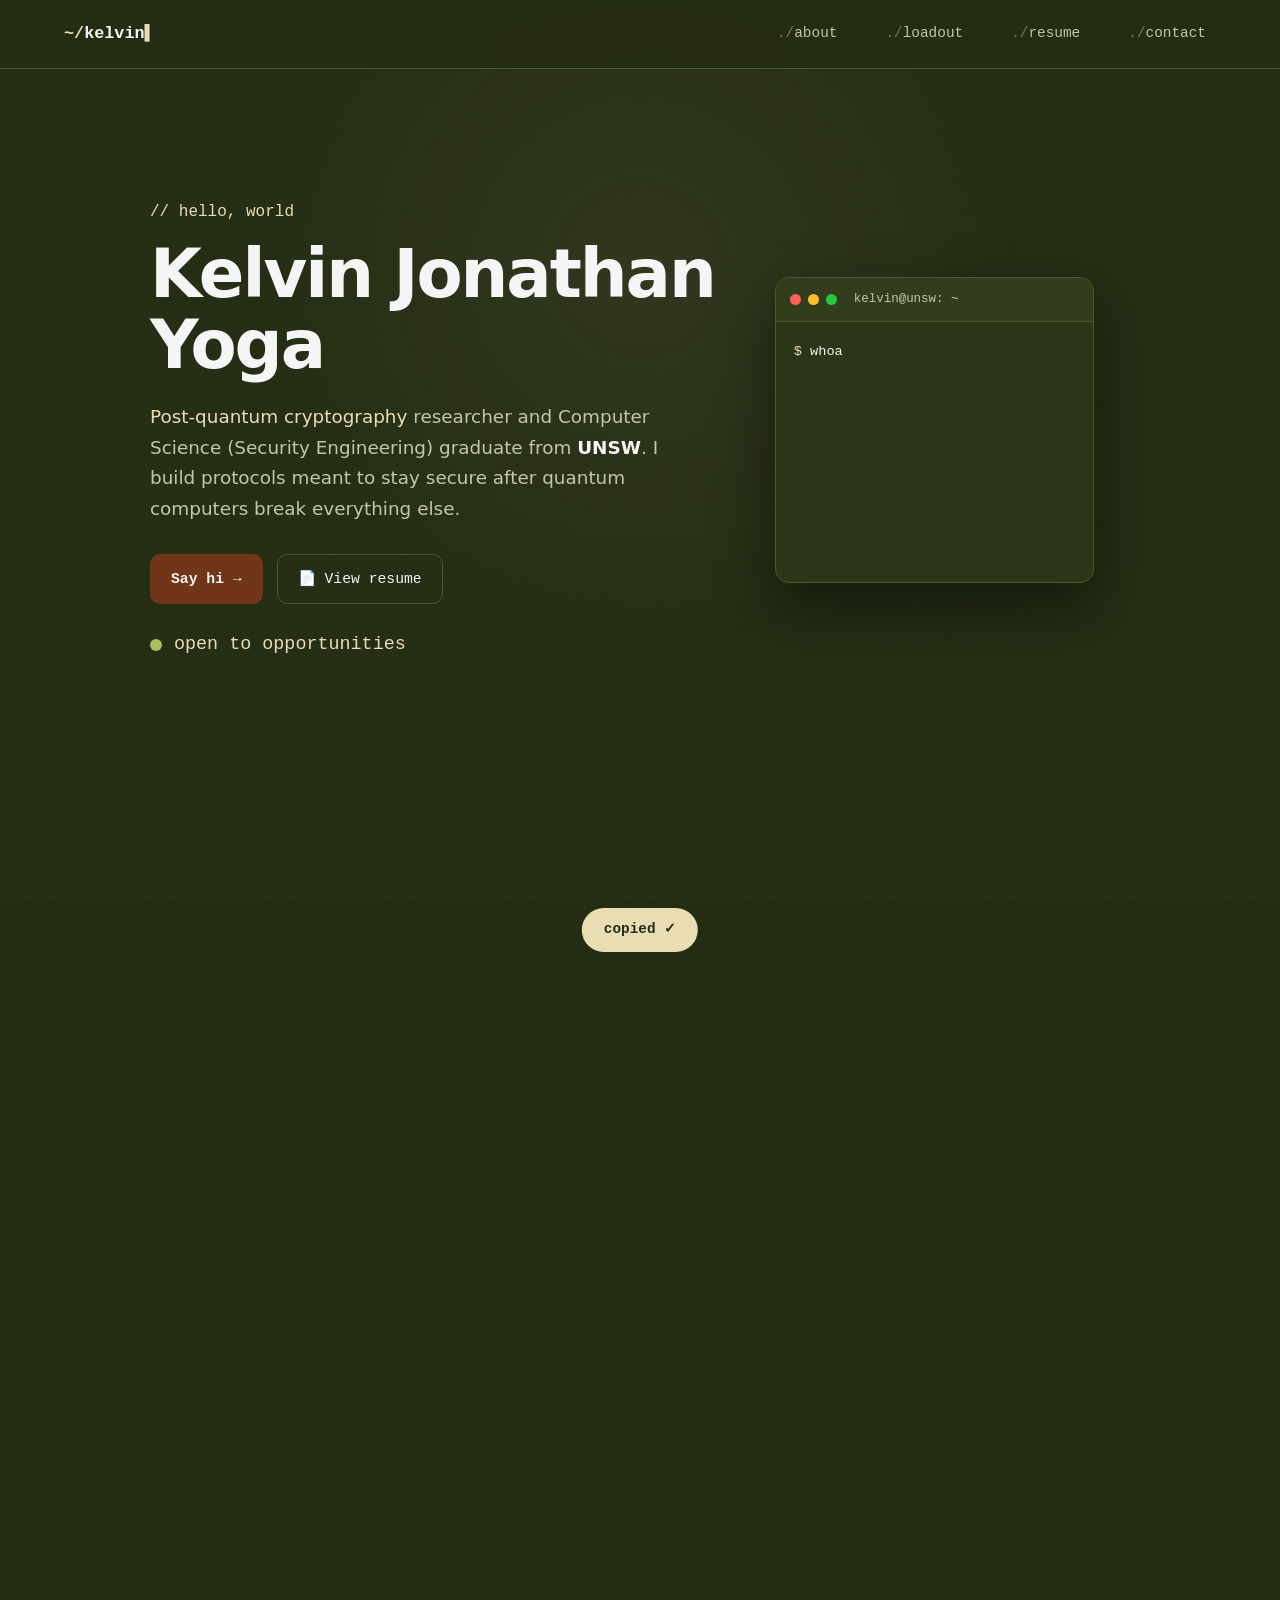
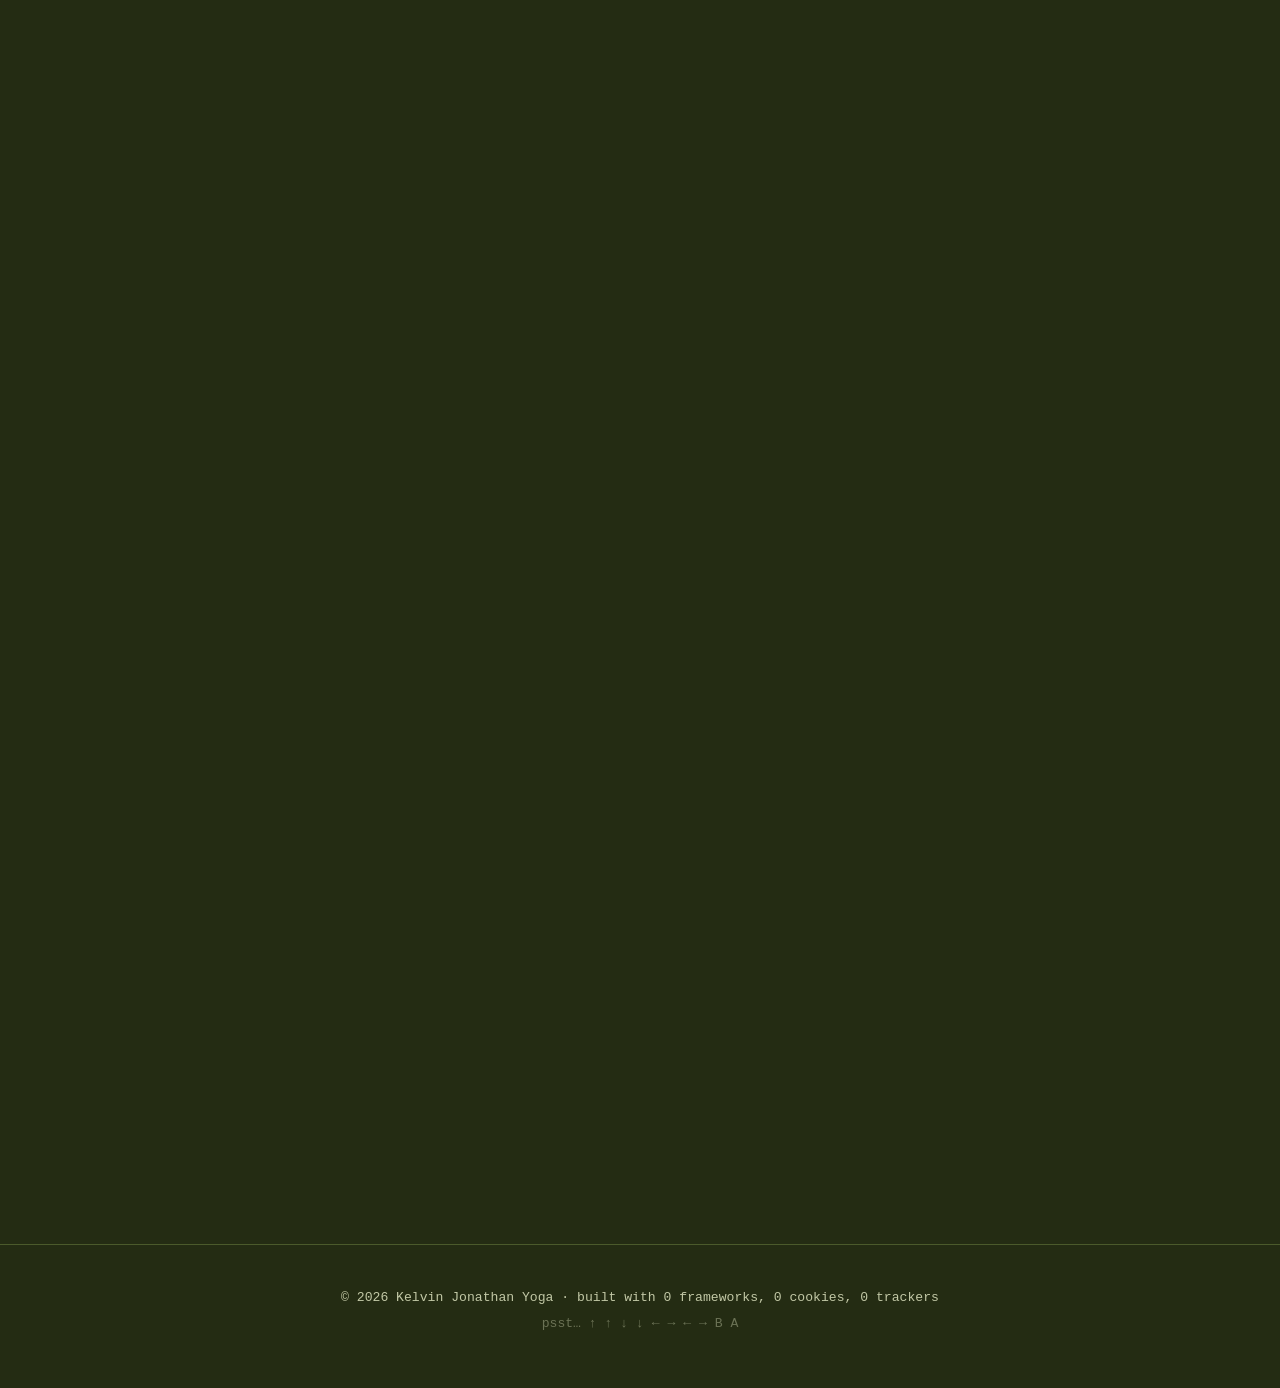
<file: index.html>
<!DOCTYPE html>
<html lang="en">
<head>
    <meta charset="UTF-8">
    <meta name="viewport" content="width=device-width, initial-scale=1.0">
    <meta name="description" content="Kelvin Jonathan Yoga — post-quantum cryptography researcher and Computer Science (Security Engineering) graduate from UNSW.">
    <meta name="theme-color" content="#242c13">
    <!-- GitHub Pages can't set response headers, so security policy goes in meta tags.
         The only inline <script> is a JSON-LD data block, which browsers never
         execute as JS and CSP never gates — so script-src can stay 'self'. -->
    <meta http-equiv="Content-Security-Policy" content="default-src 'none'; script-src 'self'; style-src 'self' https://fonts.googleapis.com; font-src https://fonts.gstatic.com; img-src 'self' data:; object-src 'self'; connect-src 'self'; base-uri 'none'; form-action 'none'">
    <meta name="referrer" content="strict-origin-when-cross-origin">
    <title>Kelvin Jonathan Yoga</title>
    <link rel="canonical" href="https://yellowducky123.github.io/profileWeb.github.io/">

    <!-- Open Graph / social share card -->
    <meta property="og:type" content="website">
    <meta property="og:site_name" content="Kelvin Jonathan Yoga">
    <meta property="og:url" content="https://yellowducky123.github.io/profileWeb.github.io/">
    <meta property="og:title" content="Kelvin Jonathan Yoga — post-quantum cryptography researcher">
    <meta property="og:description" content="Post-quantum cryptography researcher and Computer Science (Security Engineering) graduate from UNSW. I build protocols meant to stay secure after quantum computers break everything else.">
    <meta property="og:image" content="https://yellowducky123.github.io/profileWeb.github.io/og-image.png">
    <meta property="og:image:width" content="1200">
    <meta property="og:image:height" content="630">
    <meta property="og:image:alt" content="Kelvin Jonathan Yoga — post-quantum cryptography researcher, UNSW Sydney">
    <meta name="twitter:card" content="summary_large_image">
    <meta name="twitter:title" content="Kelvin Jonathan Yoga — post-quantum cryptography researcher">
    <meta name="twitter:description" content="Post-quantum cryptography researcher and Computer Science (Security Engineering) graduate from UNSW.">
    <meta name="twitter:image" content="https://yellowducky123.github.io/profileWeb.github.io/og-image.png">

    <!-- Structured data so search engines understand who this is (non-executable data block; not gated by CSP). -->
    <script type="application/ld+json">
    {
      "@context": "https://schema.org",
      "@type": "Person",
      "name": "Kelvin Jonathan Yoga",
      "url": "https://yellowducky123.github.io/profileWeb.github.io/",
      "image": "https://yellowducky123.github.io/profileWeb.github.io/og-image.png",
      "jobTitle": "Post-quantum cryptography researcher",
      "description": "Computer Science (Security Engineering) graduate and post-quantum cryptography researcher at UNSW Sydney.",
      "email": "mailto:kelvinjyoga@gmail.com",
      "affiliation": {
        "@type": "CollegeOrUniversity",
        "name": "UNSW Sydney"
      },
      "alumniOf": {
        "@type": "CollegeOrUniversity",
        "name": "UNSW Sydney"
      },
      "knowsAbout": [
        "Post-quantum cryptography",
        "Zero-knowledge proofs",
        "Security engineering",
        "Public-key infrastructure",
        "Fuzzing"
      ],
      "sameAs": [
        "https://www.linkedin.com/in/kelvinjonathany",
        "https://github.com/YellowDucky123"
      ]
    }
    </script>
    <link rel="icon" href="data:image/svg+xml,<svg xmlns='http://www.w3.org/2000/svg' viewBox='0 0 100 100'><text y='.9em' font-size='90'>👾</text></svg>">
    <link rel="preconnect" href="https://fonts.googleapis.com">
    <link rel="preconnect" href="https://fonts.gstatic.com" crossorigin>
    <link href="https://fonts.googleapis.com/css2?family=Space+Grotesk:wght@400;500;700&family=JetBrains+Mono:ital,wght@0,400;0,700;1,400&display=swap" rel="stylesheet">
    <link rel="stylesheet" href="style.css">
</head>
<body>
    <div class="spotlight" aria-hidden="true"></div>
    <div class="noise" aria-hidden="true"></div>

    <header class="nav">
        <a class="nav-brand" href="#top">
            <span class="nav-prompt">~/</span>kelvin<span class="cursor-blink">▌</span>
        </a>
        <nav class="nav-links">
            <a href="#about">about</a>
            <a href="#skills">loadout</a>
            <a href="#resume" class="resume-link" hidden>resume</a>
            <a href="#contact">contact</a>
        </nav>
    </header>

    <main id="top">

        <!-- ============ HERO ============ -->
        <section class="hero">
            <div class="hero-text reveal">
                <p class="hero-hello mono">// hello, world</p>
                <h1 class="hero-name" data-text="Kelvin Jonathan Yoga">Kelvin&nbsp;Jonathan Yoga</h1>
                <p class="hero-tagline">
                    <span class="accent">Post-quantum cryptography</span> researcher and
                    Computer Science (Security Engineering) graduate from <strong>UNSW</strong>.
                    I build protocols meant to stay secure after quantum computers
                    break everything else.
                </p>
                <div class="hero-actions">
                    <a class="btn btn-primary" href="#contact">Say hi →</a>
                    <a class="btn btn-ghost resume-link" href="#resume" hidden>📄 View resume</a>
                </div>
                <p class="hero-status mono">
                    <span class="status-dot" aria-hidden="true"></span> open to opportunities
                </p>
            </div>

            <div class="terminal reveal" role="img" aria-label="Decorative terminal animation">
                <div class="terminal-bar">
                    <span class="tdot tdot-r"></span>
                    <span class="tdot tdot-y"></span>
                    <span class="tdot tdot-g"></span>
                    <span class="terminal-title mono">kelvin@unsw: ~</span>
                </div>
                <pre class="terminal-body mono" id="terminal-output" aria-hidden="true"></pre>
            </div>
        </section>

        <!-- ============ ABOUT ============ -->
        <section class="section" id="about">
            <h2 class="section-title mono reveal"><span class="section-no">01</span> about</h2>
            <div class="about-grid">
                <div class="reveal">
                    <p class="about-lead">
                        I'm a Computer Science (Security Engineering) graduate from UNSW Sydney,
                        researching credential revocation for privacy-preserving credential
                        systems.
                    </p>
                    <p>
                        My work lives where theory meets implementation: designing a
                        revocation-friendly authenticated data structure for use inside
                        zero-knowledge proofs, writing its formal security definitions and proofs,
                        then building the Rust prototype and benchmarking it. I was also an
                        Applied Cryptographer at Clave Systems (Jul–Nov 2026), helping design a
                        secure authentication and data verification system with zero-trust
                        assumptions in Rust, and I built Python backends and CI/CD pipelines as a
                        Security &amp; Backend Engineer at Solar Central.
                    </p>
                    <p>
                        Off the clock I'm usually deep in a side quest — a Reed-Solomon codec
                        in C++, a proxy server in C, a fuzzing engine in Python — or poking at
                        a CTF. Most recently: 1st place at USyd's AI × Creativity hackathon.
                    </p>
                </div>
                <ul class="facts mono reveal">
                    <li><span class="facts-key">location</span>Sydney, AU</li>
                    <li><span class="facts-key">degree</span>BSc CompSci @ UNSW</li>
                    <li><span class="facts-key">major</span>Security Engineering</li>
                    <li><span class="facts-key">focus</span>post-quantum crypto</li>
                    <li><span class="facts-key">class of</span>2026</li>
                    <li><span class="facts-key">uptime</span><span id="uptime">…</span></li>
                </ul>
            </div>
        </section>

        <!-- ============ SKILLS ============ -->
        <section class="section" id="skills">
            <h2 class="section-title mono reveal"><span class="section-no">02</span> loadout</h2>
            <div class="cards">
                <article class="card reveal">
                    <div class="card-icon" aria-hidden="true">🔐</div>
                    <h3>Cryptography</h3>
                    <p>Post-quantum crypto, zero-knowledge proofs and PKI — design the protocol, prove it, then benchmark the PoC.</p>
                    <div class="chips mono">
                        <span class="chip">pqc</span><span class="chip">zk-proofs</span><span class="chip">pki</span>
                    </div>
                </article>
                <article class="card reveal">
                    <div class="card-icon" aria-hidden="true">🛡️</div>
                    <h3>Security</h3>
                    <p>Threat modeling, fuzzing, network &amp; wireless security (OSWP curriculum), and a healthy paranoia about anything that accepts user input.</p>
                    <div class="chips mono">
                        <span class="chip">fuzzing</span><span class="chip">threat modeling</span><span class="chip">ctf</span>
                    </div>
                </article>
                <article class="card reveal">
                    <div class="card-icon" aria-hidden="true">⚙️</div>
                    <h3>Systems</h3>
                    <p>Low-level by choice — sockets and proxies in C, Rust→C++ ports, Reed-Solomon over Galois fields, Docker'd CI/CD pipelines.</p>
                    <div class="chips mono">
                        <span class="chip">c/c++</span><span class="chip">rust</span><span class="chip">python</span><span class="chip">docker</span>
                    </div>
                </article>
            </div>
        </section>

        <!-- ============ RESUME ============
             Optional: this whole section (and the resume nav/hero links)
             stays hidden unless a Crypto_CV.pdf exists in the repo root. -->
        <section class="section" id="resume" hidden>
            <h2 class="section-title mono reveal"><span class="section-no">03</span> resume</h2>

            <div class="resume-found reveal">
                <div class="resume-actions">
                    <a class="btn btn-primary" href="Crypto_CV.pdf" download="kelvinYogaCryptoCV.pdf">⬇ Download PDF</a>
                    <a class="btn btn-ghost" href="Crypto_CV.pdf" target="_blank" rel="noopener noreferrer">Open in new tab ↗</a>
                    <span class="mono resume-meta" id="resume-meta"></span>
                </div>
                <!-- Pages are rendered to images (resume-page-*.png) so every
                     browser can preview them — no native PDF plugin required.
                     Regenerate alongside Crypto_CV.pdf with:
                     pdftoppm -png -r 150 Crypto_CV.pdf resume-page -->
                <div class="resume-frame">
                    <img class="resume-page" src="resume-page-1.png" alt="Resume, page 1" width="1241" height="1754" loading="lazy" decoding="async">
                    <noscript>
                        <p class="resume-fallback"><a href="Crypto_CV.pdf">Download the resume PDF</a></p>
                    </noscript>
                </div>
            </div>
        </section>

        <!-- ============ CONTACT ============ -->
        <section class="section" id="contact">
            <h2 class="section-title mono reveal"><span class="section-no">03</span> contact</h2>
            <p class="contact-lead reveal">Inbox always open. The fastest way to reach me:</p>
            <div class="contact-cards">
                <button class="contact-card reveal" id="copy-email" type="button" title="Click to copy">
                    <svg viewBox="0 0 24 24" width="26" height="26" fill="none" stroke="currentColor" stroke-width="1.8" aria-hidden="true">
                        <rect x="2.5" y="5" width="19" height="14" rx="2.5"/>
                        <path d="m3.5 6.5 8.5 6.5 8.5-6.5"/>
                    </svg>
                    <span>
                        <span class="contact-label mono">email — click to copy</span>
                        kelvinjyoga@gmail.com
                    </span>
                </button>
                <a class="contact-card reveal" href="https://wa.me/61481818242" target="_blank" rel="noopener noreferrer">
                    <svg viewBox="0 0 24 24" width="26" height="26" fill="currentColor" aria-hidden="true">
                        <path d="M12 2a10 10 0 0 0-8.6 15.1L2 22l5-1.3A10 10 0 1 0 12 2Zm0 18.2c-1.6 0-3.1-.4-4.4-1.2l-.3-.2-3 .8.8-2.9-.2-.3A8.2 8.2 0 1 1 12 20.2Zm4.6-6.1c-.3-.1-1.5-.7-1.7-.8-.2-.1-.4-.1-.6.1-.2.3-.6.8-.8 1-.1.2-.3.2-.5.1a6.7 6.7 0 0 1-3.3-2.9c-.3-.4 0-.5.1-.7l.4-.5c.1-.2.1-.3 0-.5l-.8-1.8c-.2-.5-.4-.4-.6-.4h-.5c-.2 0-.5.1-.7.3-.2.3-.9.9-.9 2.2s.9 2.5 1.1 2.7c.1.2 1.8 2.8 4.4 3.9 1.6.7 2.2.7 3 .6.5-.1 1.5-.6 1.7-1.2.2-.6.2-1.1.1-1.2-.1-.1-.2-.2-.4-.3Z"/>
                    </svg>
                    <span>
                        <span class="contact-label mono">whatsapp</span>
                        0481 818 242
                    </span>
                </a>
                <a class="contact-card reveal" href="https://www.linkedin.com/in/kelvinjonathany" target="_blank" rel="noopener noreferrer">
                    <svg viewBox="0 0 24 24" width="26" height="26" fill="currentColor" aria-hidden="true">
                        <path d="M4.98 3.5a2.49 2.49 0 1 1-.02 4.98 2.49 2.49 0 0 1 .02-4.98ZM3 9.2h4V21H3V9.2Zm6.5 0h3.8v1.6h.06c.53-1 1.83-2.06 3.77-2.06 4.03 0 4.77 2.65 4.77 6.1V21h-4v-5.5c0-1.31-.02-3-1.83-3-1.83 0-2.11 1.43-2.11 2.9V21h-3.96V9.2Z"/>
                    </svg>
                    <span>
                        <span class="contact-label mono">linkedin</span>
                        kelvinjonathany
                    </span>
                </a>
                <a class="contact-card reveal" href="https://github.com/YellowDucky123" target="_blank" rel="noopener noreferrer">
                    <svg viewBox="0 0 24 24" width="26" height="26" fill="currentColor" aria-hidden="true">
                        <path d="M12 1.5A10.5 10.5 0 0 0 8.7 22c.5.1.7-.2.7-.5v-1.9c-2.9.6-3.5-1.2-3.5-1.2-.5-1.2-1.2-1.6-1.2-1.6-1-.6.1-.6.1-.6 1 .1 1.6 1.1 1.6 1.1 1 1.6 2.5 1.2 3.1.9.1-.7.4-1.2.7-1.4-2.3-.3-4.8-1.2-4.8-5.2 0-1.1.4-2 1.1-2.8-.1-.2-.5-1.3.1-2.7 0 0 .9-.3 2.9 1a10 10 0 0 1 5.2 0c2-1.3 2.9-1 2.9-1 .6 1.4.2 2.5.1 2.7.7.8 1.1 1.7 1.1 2.8 0 4-2.5 4.9-4.8 5.2.4.3.7.9.7 1.9v2.8c0 .3.2.6.7.5A10.5 10.5 0 0 0 12 1.5Z"/>
                    </svg>
                    <span>
                        <span class="contact-label mono">github</span>
                        YellowDucky123
                    </span>
                </a>
            </div>
        </section>
    </main>

    <footer class="footer mono">
        <p>© <span id="year">2026</span> Kelvin Jonathan Yoga · built with 0 frameworks, 0 cookies, 0 trackers</p>
        <p class="dim footer-hint" title="↑↑↓↓←→←→BA">psst… ↑ ↑ ↓ ↓ ← → ← → B A</p>
    </footer>

    <div class="toast mono" id="toast" role="status">copied ✓</div>
    <canvas id="matrix" aria-hidden="true"></canvas>

    <script src="script.js"></script>
</body>
</html>
</file>
<file: style.css>
/* ============================================================
   Kelvin Jonathan Yoga — profile site
   Zero frameworks. Dark terminal-editorial theme.
   ============================================================ */

:root {
    /* Kelvin's original palette, deepened: darkolivegreen, beige,
       brown #713519, darkslategrey, whitesmoke */
    --bg: #242c13;            /* deep darkolivegreen */
    --bg-raise: #2b3517;
    --bg-card: #323d1c;
    --line: #4b5a2b;
    --text: whitesmoke;
    --text-dim: #c2c8a6;
    --accent: #e9ddb4;        /* beige */
    --accent-soft: rgba(233, 221, 180, 0.12);
    --accent-2: #d97b4a;      /* lighter shade of the brown for glitch glow */
    --brown: #713519;
    --slate: darkslategrey;
    --ok: #a9c05f;            /* olive-green for the status pulse */
    --radius: 14px;
    --font-body: "Space Grotesk", system-ui, sans-serif;
    --font-mono: "JetBrains Mono", ui-monospace, monospace;
}

* { box-sizing: border-box; margin: 0; padding: 0; }

/* make the hidden attribute win over display rules like .btn's inline-flex */
[hidden] { display: none !important; }

html { scroll-behavior: smooth; }

body {
    background: var(--bg);
    color: var(--text);
    font-family: var(--font-body);
    line-height: 1.65;
    overflow-x: hidden;
}

::selection { background: var(--accent); color: var(--bg); }

.mono { font-family: var(--font-mono); }
.dim  { color: var(--text-dim); }
.accent { color: var(--accent); }

a { color: var(--accent); }

/* ---------- ambient layers ---------- */

.spotlight {
    position: fixed;
    inset: 0;
    pointer-events: none;
    z-index: 0;
    background:
        radial-gradient(600px circle at var(--mx, 50%) var(--my, 30%),
            rgba(233, 221, 180, 0.06), transparent 65%);
}

.noise {
    position: fixed;
    inset: 0;
    pointer-events: none;
    z-index: 1;
    opacity: 0.05;
    background-image: url("data:image/svg+xml,%3Csvg xmlns='http://www.w3.org/2000/svg' width='120' height='120'%3E%3Cfilter id='n'%3E%3CfeTurbulence type='fractalNoise' baseFrequency='0.9' numOctaves='2'/%3E%3C/filter%3E%3Crect width='120' height='120' filter='url(%23n)' opacity='0.6'/%3E%3C/svg%3E");
}

/* ---------- nav ---------- */

.nav {
    position: sticky;
    top: 0;
    z-index: 10;
    display: flex;
    align-items: center;
    justify-content: space-between;
    padding: 16px clamp(20px, 5vw, 64px);
    background: rgba(36, 44, 19, 0.78);
    backdrop-filter: blur(12px);
    border-bottom: 1px solid var(--line);
}

.nav-brand {
    font-family: var(--font-mono);
    font-weight: 700;
    font-size: 1.05rem;
    color: var(--text);
    text-decoration: none;
}

.nav-prompt { color: var(--accent); }

.cursor-blink {
    color: var(--accent);
    animation: blink 1.1s steps(1) infinite;
}
@keyframes blink { 50% { opacity: 0; } }

.nav-links { display: flex; gap: clamp(10px, 2.5vw, 28px); }

.nav-links a {
    font-family: var(--font-mono);
    font-size: 0.9rem;
    color: var(--text-dim);
    text-decoration: none;
    padding: 6px 10px;
    border-radius: 8px;
    transition: color 0.15s, background 0.15s;
}

/* nod to the old site: darkslategrey pill on hover */
.nav-links a:hover {
    color: whitesmoke;
    background: var(--slate);
    border-radius: 999px;
}

.nav-links a::before { content: "./"; opacity: 0.5; }

/* ---------- layout ---------- */

main {
    position: relative;
    z-index: 2;
    max-width: 1060px;
    margin: 0 auto;
    padding: 0 clamp(20px, 5vw, 40px);
}

.section { padding: clamp(56px, 9vw, 110px) 0; }

.section-title {
    font-size: clamp(1.4rem, 3vw, 1.9rem);
    font-weight: 700;
    margin-bottom: 34px;
    letter-spacing: -0.02em;
}

.section-title::after { content: "()"; color: var(--text-dim); opacity: 0.5; }

.section-no {
    color: var(--accent);
    font-size: 0.85em;
    margin-right: 10px;
    opacity: 0.9;
}

/* ---------- hero ---------- */

.hero {
    display: grid;
    grid-template-columns: 1.1fr 0.9fr;
    gap: clamp(28px, 5vw, 60px);
    align-items: center;
    min-height: calc(88vh - 70px);
    padding: clamp(40px, 7vw, 80px) 0;
}

.hero-hello { color: var(--accent); margin-bottom: 14px; }

.hero-name {
    font-size: clamp(2.4rem, 6vw, 4.2rem);
    line-height: 1.05;
    letter-spacing: -0.03em;
    margin-bottom: 22px;
    position: relative;
}

/* glitch on hover */
.hero-name:hover::before,
.hero-name:hover::after {
    content: attr(data-text);
    position: absolute;
    inset: 0;
    overflow: hidden;
    pointer-events: none;
}
.hero-name:hover::before {
    color: var(--accent);
    clip-path: inset(15% 0 60% 0);
    animation: glitch 0.5s steps(2) infinite;
}
.hero-name:hover::after {
    color: var(--accent-2);
    clip-path: inset(65% 0 10% 0);
    animation: glitch 0.5s steps(2) reverse infinite;
}
@keyframes glitch {
    0%   { transform: translate(0); }
    25%  { transform: translate(-3px, 1px); }
    50%  { transform: translate(3px, -1px); }
    75%  { transform: translate(-2px, -1px); }
    100% { transform: translate(0); }
}

.hero-tagline {
    color: var(--text-dim);
    font-size: clamp(1rem, 2vw, 1.15rem);
    max-width: 46ch;
    margin-bottom: 30px;
}

.hero-tagline strong { color: var(--text); }

.hero-actions { display: flex; flex-wrap: wrap; gap: 14px; margin-bottom: 26px; }

.hero-status {
    font-size: 1.15rem;
    font-weight: 500;
    color: var(--accent);
    display: flex;
    align-items: center;
    gap: 12px;
}

.status-dot {
    width: 12px; height: 12px;
    border-radius: 50%;
    background: var(--ok);
    box-shadow: 0 0 0 0 rgba(169, 192, 95, 0.5);
    animation: pulse 2s infinite;
}
@keyframes pulse {
    70% { box-shadow: 0 0 0 12px rgba(169, 192, 95, 0); }
    100% { box-shadow: 0 0 0 0 rgba(169, 192, 95, 0); }
}

/* ---------- buttons ---------- */

.btn {
    display: inline-flex;
    align-items: center;
    gap: 8px;
    font-family: var(--font-mono);
    font-size: 0.92rem;
    text-decoration: none;
    padding: 12px 20px;
    border-radius: 10px;
    border: 1px solid transparent;
    transition: transform 0.15s, box-shadow 0.15s, background 0.15s, border-color 0.15s;
    cursor: pointer;
}

.btn:active { transform: translateY(1px) scale(0.99); }

.btn-primary {
    background: var(--brown);
    color: whitesmoke;
    font-weight: 700;
}
.btn-primary:hover {
    box-shadow: 0 6px 24px rgba(113, 53, 25, 0.6);
    background: #82401f;
    transform: translateY(-2px);
}

.btn-ghost {
    color: var(--text);
    border-color: var(--line);
    background: transparent;
}
.btn-ghost:hover {
    border-color: var(--accent);
    color: var(--accent);
    background: var(--accent-soft);
    transform: translateY(-2px);
}

/* ---------- terminal ---------- */

.terminal {
    background: var(--bg-raise);
    border: 1px solid var(--line);
    border-radius: var(--radius);
    box-shadow: 0 24px 60px rgba(0, 0, 0, 0.45);
    overflow: hidden;
    transform: rotate(1.2deg);
    transition: transform 0.3s ease;
}
.terminal:hover { transform: rotate(0deg) scale(1.01); }

.terminal-bar {
    display: flex;
    align-items: center;
    gap: 7px;
    padding: 11px 14px;
    background: var(--bg-card);
    border-bottom: 1px solid var(--line);
}

.tdot { width: 11px; height: 11px; border-radius: 50%; }
.tdot-r { background: #ff5f57; }
.tdot-y { background: #febc2e; }
.tdot-g { background: #28c840; }

.terminal-title {
    margin-left: 10px;
    font-size: 0.78rem;
    color: var(--text-dim);
}

.terminal-body {
    padding: 18px;
    font-size: 0.85rem;
    line-height: 1.8;
    min-height: 260px;
    white-space: pre-wrap;
    word-break: break-word;
}

.terminal-body .t-prompt { color: var(--accent); }
.terminal-body .t-out { color: var(--text-dim); }

/* ---------- about ---------- */

.about-grid {
    display: grid;
    grid-template-columns: 1.4fr 1fr;
    gap: clamp(28px, 5vw, 56px);
    align-items: start;
}

.about-lead {
    font-size: 1.25rem;
    font-weight: 500;
    margin-bottom: 18px;
    letter-spacing: -0.01em;
}

.about-grid p + p { margin-top: 14px; color: var(--text-dim); }

.facts {
    list-style: none;
    background: var(--bg-card);
    border: 1px solid var(--line);
    border-radius: var(--radius);
    padding: 22px;
    font-size: 0.88rem;
}

.facts li {
    display: flex;
    justify-content: space-between;
    gap: 16px;
    padding: 9px 0;
    border-bottom: 1px dashed var(--line);
}
.facts li:last-child { border-bottom: none; }

.facts-key { color: var(--text-dim); }
.facts-key::before { content: "> "; color: var(--accent); }

/* ---------- skills cards ---------- */

.cards {
    display: grid;
    grid-template-columns: repeat(3, 1fr);
    gap: 20px;
}

.card {
    background: var(--bg-card);
    border: 1px solid var(--line);
    border-radius: var(--radius);
    padding: 26px 22px;
    transition: transform 0.2s ease, border-color 0.2s ease, box-shadow 0.2s ease;
}

.card:hover {
    transform: translateY(-6px);
    border-color: var(--accent);
    box-shadow: 0 16px 40px rgba(0, 0, 0, 0.35);
}

.card-icon { font-size: 1.7rem; margin-bottom: 12px; }

.card h3 { margin-bottom: 8px; letter-spacing: -0.01em; }

.card p { color: var(--text-dim); font-size: 0.95rem; }

.chips { display: flex; flex-wrap: wrap; gap: 8px; margin-top: 16px; }

.chip {
    font-size: 0.75rem;
    padding: 4px 10px;
    border-radius: 999px;
    background: var(--accent-soft);
    color: var(--accent);
    border: 1px solid rgba(233, 221, 180, 0.25);
}

/* ---------- resume ---------- */

.resume-actions {
    display: flex;
    flex-wrap: wrap;
    align-items: center;
    gap: 14px;
    margin-bottom: 20px;
}

.resume-meta { font-size: 0.8rem; color: var(--text-dim); }

.resume-frame {
    border: 1px solid var(--line);
    border-radius: var(--radius);
    overflow: hidden;
    background: var(--bg-card);
    box-shadow: 0 24px 60px rgba(0, 0, 0, 0.4);
}

.resume-page {
    display: block;
    width: 100%;
    height: auto;
}

.resume-page + .resume-page {
    border-top: 1px solid var(--line);
}

.resume-fallback { padding: 40px; text-align: center; color: var(--text-dim); }

/* ---------- contact ---------- */

.contact-lead { color: var(--text-dim); margin-bottom: 26px; }

.contact-cards {
    display: grid;
    grid-template-columns: repeat(auto-fit, minmax(230px, 1fr));
    gap: 18px;
}

.contact-card {
    display: flex;
    align-items: center;
    gap: 16px;
    background: var(--bg-card);
    border: 1px solid var(--line);
    border-radius: var(--radius);
    padding: 20px;
    color: var(--text);
    text-decoration: none;
    font: inherit;
    font-size: 1rem;
    text-align: left;
    cursor: pointer;
    transition: transform 0.2s, border-color 0.2s;
}

.contact-card:hover {
    transform: translateY(-4px);
    border-color: var(--accent);
}

.contact-card svg { color: var(--accent); flex-shrink: 0; }

.contact-card > span { display: flex; flex-direction: column; gap: 2px; min-width: 0; }

.contact-card > span { overflow-wrap: anywhere; }

.contact-label {
    font-size: 0.72rem;
    text-transform: lowercase;
    letter-spacing: 0.06em;
    color: var(--text-dim);
}

/* ---------- footer ---------- */

.footer {
    position: relative;
    z-index: 2;
    text-align: center;
    padding: 40px 20px 50px;
    border-top: 1px solid var(--line);
    color: var(--text-dim);
    font-size: 0.82rem;
    line-height: 2;
}

.footer-hint { opacity: 0.45; user-select: none; }

/* ---------- toast ---------- */

.toast {
    position: fixed;
    bottom: 28px;
    left: 50%;
    transform: translate(-50%, 80px);
    background: var(--accent);
    color: var(--bg);
    font-weight: 700;
    font-size: 0.9rem;
    padding: 10px 22px;
    border-radius: 999px;
    z-index: 50;
    transition: transform 0.3s cubic-bezier(0.2, 0.9, 0.3, 1.3);
    pointer-events: none;
}
.toast.show { transform: translate(-50%, 0); }

/* ---------- matrix easter egg ---------- */

#matrix {
    position: fixed;
    inset: 0;
    z-index: 100;
    pointer-events: none;
    opacity: 0;
    transition: opacity 0.6s;
}
#matrix.on { opacity: 1; }

/* ---------- scroll reveal ---------- */

.reveal {
    opacity: 0;
    transform: translateY(22px);
    transition: opacity 0.6s ease, transform 0.6s ease;
}
.reveal.visible { opacity: 1; transform: none; }

/* ---------- responsive ---------- */

@media (max-width: 900px) {
    .hero { grid-template-columns: 1fr; min-height: auto; }
    .terminal { transform: none; }
    .about-grid { grid-template-columns: 1fr; }
    .cards, .contact-cards { grid-template-columns: 1fr; }
}

@media (max-width: 560px) {
    .nav {
        flex-wrap: wrap;
        justify-content: center;
        row-gap: 2px;
        padding: 10px 12px;
    }
    .nav-links { flex-wrap: wrap; justify-content: center; }
    .nav-links a { padding: 4px 8px; font-size: 0.82rem; }
    .nav-links a::before { content: ""; }
}

/* ---------- reduced motion ---------- */

@media (prefers-reduced-motion: reduce) {
    html { scroll-behavior: auto; }
    *, *::before, *::after {
        animation-duration: 0.01ms !important;
        animation-iteration-count: 1 !important;
        transition-duration: 0.01ms !important;
    }
    .reveal { opacity: 1; transform: none; }
}

/* ---------- 404 ---------- */
.nf {
    position: relative;
    z-index: 2;
    min-height: 100vh;
    display: flex;
    flex-direction: column;
    align-items: center;
    justify-content: center;
    gap: 26px;
    text-align: center;
    padding: 40px clamp(20px, 5vw, 40px);
}

.nf-code {
    font-family: var(--font-mono);
    font-size: clamp(4rem, 18vw, 9rem);
    line-height: 1;
    font-weight: 700;
    color: var(--accent);
    text-shadow: 0 0 40px rgba(233, 221, 180, 0.25);
}

.nf-lead { font-size: clamp(1.1rem, 3vw, 1.4rem); margin-top: -8px; }

.nf-term {
    width: min(560px, 100%);
    text-align: left;
    background: var(--bg-card);
    border: 1px solid var(--line);
    border-radius: var(--radius);
    padding: 18px 20px;
    font-family: var(--font-mono);
    font-size: 0.9rem;
    line-height: 1.7;
    color: var(--text-dim);
    box-shadow: 0 24px 60px rgba(0, 0, 0, 0.4);
    overflow-x: auto;
}

.nf-term .prompt { color: var(--ok); }
.nf-term .err { color: var(--accent-2); }
</file>
